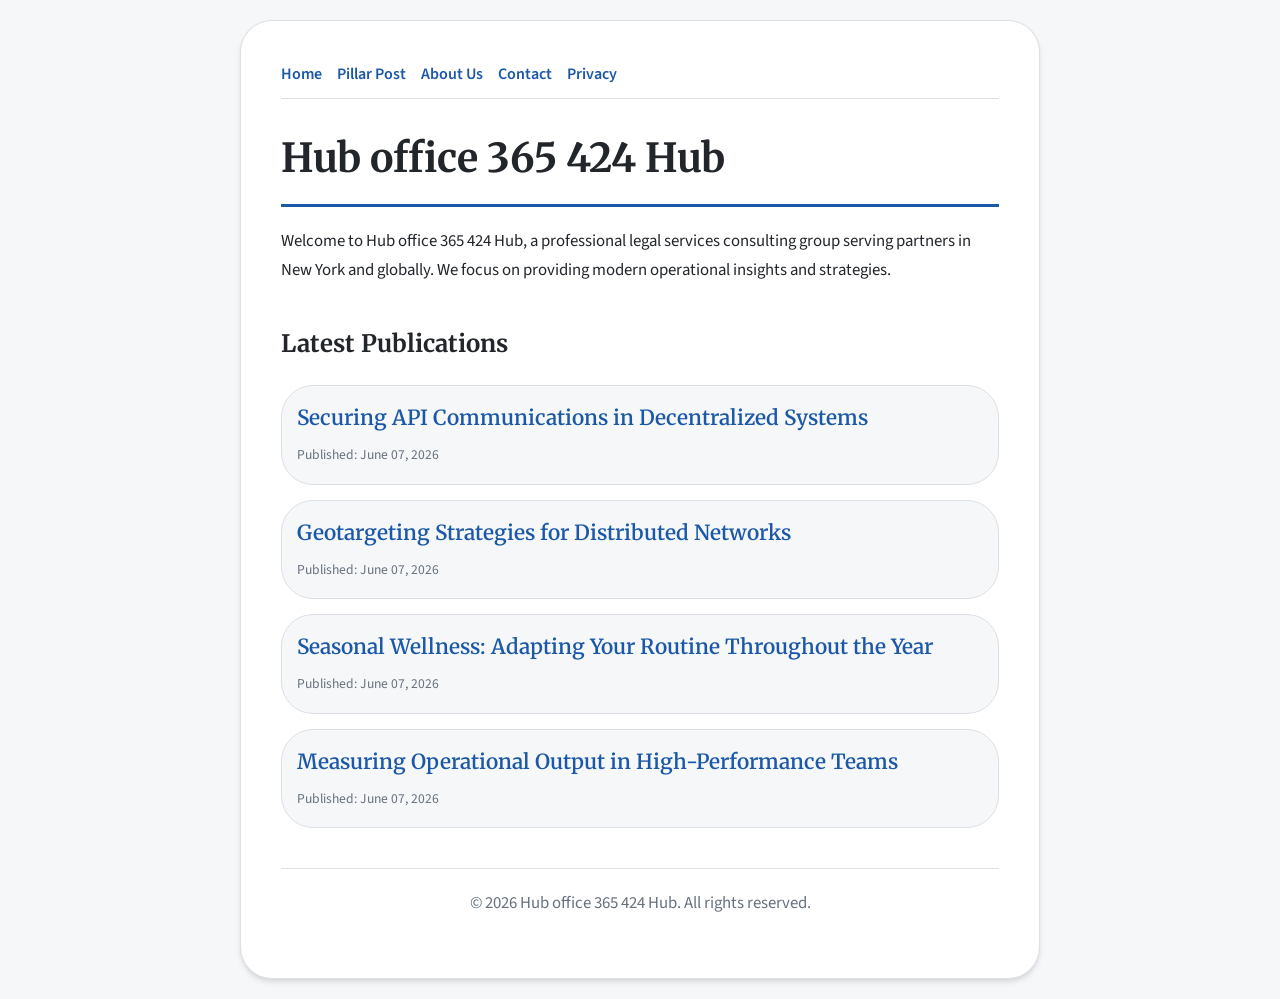
<file: index.html>
<!DOCTYPE html>
<html lang="en">
<head>
    <meta charset="UTF-8">
    <meta name="viewport" content="width=device-width, initial-scale=1.0">
    <title>Hub office 365 424 Hub | Legal Services - New York</title>
    <meta name="description" content="Welcome to Hub office 365 424 Hub, a professional legal services consulting group serving partners in New York and globally. We focus on providing modern operational insights and strategies.">
    <meta name="geo.region" content="US-NY" />
    <meta name="geo.placename" content="New York" />
    <meta name="geo.position" content="40.7128;-74.006" />
    <meta name="ICBM" content="40.7128, -74.006" />
    <link rel="stylesheet" href="style.css">
    <script type="application/ld+json">
{
  "@context": "https://schema.org",
  "@type": "LocalBusiness",
  "name": "Hub office 365 424 Hub",
  "url": "https://hub-office-365-424.github.io",
  "telephone": "+1-212-555-0166",
  "address": {
    "@type": "PostalAddress",
    "addressLocality": "New York",
    "addressRegion": "NY",
    "postalCode": "10001",
    "addressCountry": "US"
  },
  "geo": {
    "@type": "GeoCoordinates",
    "latitude": 40.7128,
    "longitude": -74.006
  }
}
</script>
</head>
<body>
    
        <div class="container" style="max-width: 800px;">
            <nav style="display: flex; gap: 15px; margin-bottom: 25px; border-bottom: 1px solid var(--border-color); padding-bottom: 10px; overflow-x: auto; flex-wrap: wrap;">
            <a href="index.html">Home</a>
            <a href="securing-api-communications-in-decentralized-systems.html">Pillar Post</a>
            <a href="about.html">About Us</a>
            <a href="contact.html">Contact</a>
            <a href="privacy.html">Privacy</a>
        </nav>
            <h1>Hub office 365 424 Hub</h1>
            <p>Welcome to Hub office 365 424 Hub, a professional legal services consulting group serving partners in New York and globally. We focus on providing modern operational insights and strategies.</p>
            <h2 style="margin-top: 40px;">Latest Publications</h2>
            <ul style="list-style-type: none; padding-left: 0;">
                <li style="background: var(--bg-color); padding: 15px; border-radius: var(--border-radius); border: 1px solid var(--border-color); margin-bottom: 15px;">
                <h3 style="margin-bottom: 5px; font-size: 1.3rem;"><a href="securing-api-communications-in-decentralized-systems.html">Securing API Communications in Decentralized Systems</a></h3>
                <span style="font-size:0.85rem; color: var(--muted-text)">Published: June 07, 2026</span>
            </li>
<li style="background: var(--bg-color); padding: 15px; border-radius: var(--border-radius); border: 1px solid var(--border-color); margin-bottom: 15px;">
                <h3 style="margin-bottom: 5px; font-size: 1.3rem;"><a href="geotargeting-strategies-for-distributed-networks.html">Geotargeting Strategies for Distributed Networks</a></h3>
                <span style="font-size:0.85rem; color: var(--muted-text)">Published: June 07, 2026</span>
            </li>
<li style="background: var(--bg-color); padding: 15px; border-radius: var(--border-radius); border: 1px solid var(--border-color); margin-bottom: 15px;">
                <h3 style="margin-bottom: 5px; font-size: 1.3rem;"><a href="seasonal-wellness-adapting-your-routine-throughout-the-year.html">Seasonal Wellness: Adapting Your Routine Throughout the Year</a></h3>
                <span style="font-size:0.85rem; color: var(--muted-text)">Published: June 07, 2026</span>
            </li>
<li style="background: var(--bg-color); padding: 15px; border-radius: var(--border-radius); border: 1px solid var(--border-color); margin-bottom: 15px;">
                <h3 style="margin-bottom: 5px; font-size: 1.3rem;"><a href="measuring-operational-output-in-high-performance-teams.html">Measuring Operational Output in High-Performance Teams</a></h3>
                <span style="font-size:0.85rem; color: var(--muted-text)">Published: June 07, 2026</span>
            </li>

            </ul>
            <footer>
                <p>&copy; 2026 Hub office 365 424 Hub. All rights reserved.</p>
            </footer>
        </div>
        
</body>
</html>
</file>
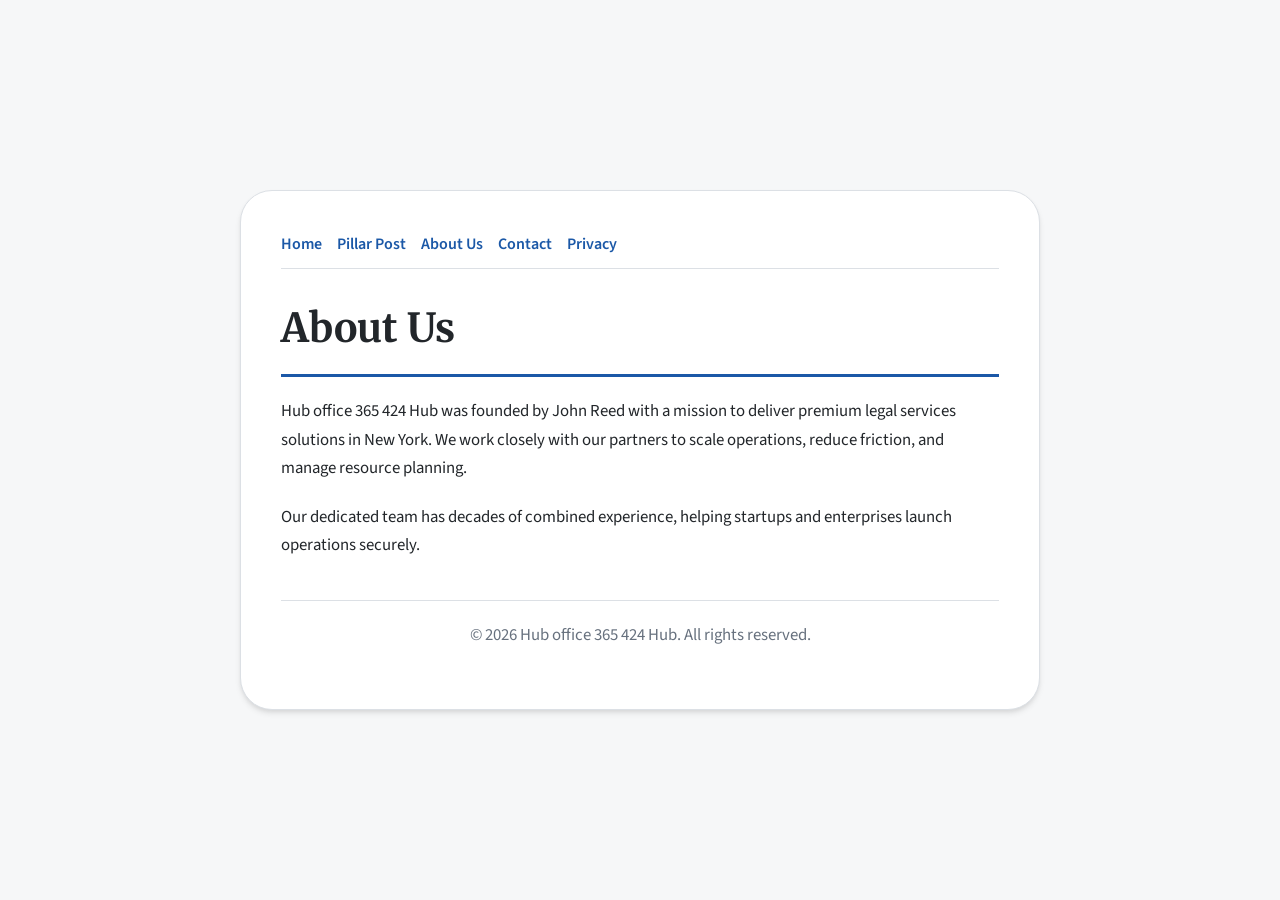
<file: about.html>
<!DOCTYPE html>
<html lang="en">
<head>
    <meta charset="UTF-8">
    <meta name="viewport" content="width=device-width, initial-scale=1.0">
    <title>About Us | Hub office 365 424 Hub</title>
    <meta name="description" content="Hub office 365 424 Hub was founded by John Reed with a mission to deliver premium legal services solutions in New York. We work closely with our partners to scale operations, reduce friction, and manage resource planning.">
    <meta name="geo.region" content="US-NY" />
    <meta name="geo.placename" content="New York" />
    <meta name="geo.position" content="40.7128;-74.006" />
    <meta name="ICBM" content="40.7128, -74.006" />
    <link rel="stylesheet" href="style.css">
</head>
<body>
    
        <div class="container" style="max-width: 800px;">
            <nav style="display: flex; gap: 15px; margin-bottom: 25px; border-bottom: 1px solid var(--border-color); padding-bottom: 10px; overflow-x: auto; flex-wrap: wrap;">
            <a href="index.html">Home</a>
            <a href="securing-api-communications-in-decentralized-systems.html">Pillar Post</a>
            <a href="about.html">About Us</a>
            <a href="contact.html">Contact</a>
            <a href="privacy.html">Privacy</a>
        </nav>
            <h1>About Us</h1>
            <p>Hub office 365 424 Hub was founded by John Reed with a mission to deliver premium legal services solutions in New York. We work closely with our partners to scale operations, reduce friction, and manage resource planning.</p>
            <p>Our dedicated team has decades of combined experience, helping startups and enterprises launch operations securely.</p>
            <footer>
                <p>&copy; 2026 Hub office 365 424 Hub. All rights reserved.</p>
            </footer>
        </div>
        
</body>
</html>
</file>
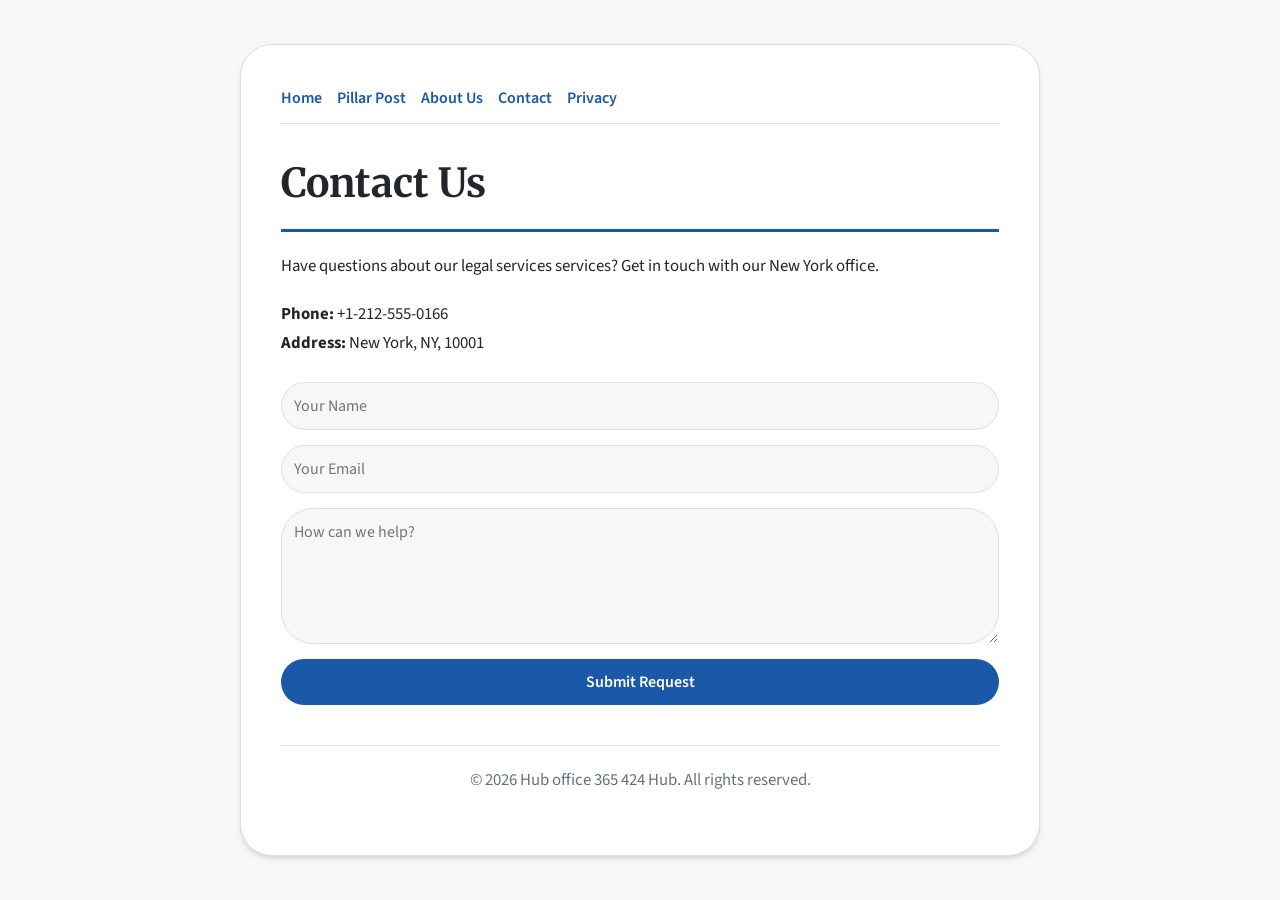
<file: contact.html>
<!DOCTYPE html>
<html lang="en">
<head>
    <meta charset="UTF-8">
    <meta name="viewport" content="width=device-width, initial-scale=1.0">
    <title>Contact Us | Hub office 365 424 Hub</title>
    <meta name="description" content="Have questions about our legal services services? Get in touch with our New York office.">
    <meta name="geo.region" content="US-NY" />
    <meta name="geo.placename" content="New York" />
    <meta name="geo.position" content="40.7128;-74.006" />
    <meta name="ICBM" content="40.7128, -74.006" />
    <link rel="stylesheet" href="style.css">
</head>
<body>
    
        <div class="container" style="max-width: 800px;">
            <nav style="display: flex; gap: 15px; margin-bottom: 25px; border-bottom: 1px solid var(--border-color); padding-bottom: 10px; overflow-x: auto; flex-wrap: wrap;">
            <a href="index.html">Home</a>
            <a href="securing-api-communications-in-decentralized-systems.html">Pillar Post</a>
            <a href="about.html">About Us</a>
            <a href="contact.html">Contact</a>
            <a href="privacy.html">Privacy</a>
        </nav>
            <h1>Contact Us</h1>
            <p>Have questions about our legal services services? Get in touch with our New York office.</p>
            <p><strong>Phone:</strong> +1-212-555-0166<br><strong>Address:</strong> New York, NY, 10001</p>
            <form action="https://formspree.io/f/placeholder" method="POST">
                <input type="text" name="name" placeholder="Your Name" required>
                <input type="email" name="email" placeholder="Your Email" required>
                <textarea name="message" placeholder="How can we help?" rows="5" required></textarea>
                <button type="submit">Submit Request</button>
            </form>
            <footer>
                <p>&copy; 2026 Hub office 365 424 Hub. All rights reserved.</p>
            </footer>
        </div>
        
</body>
</html>
</file>
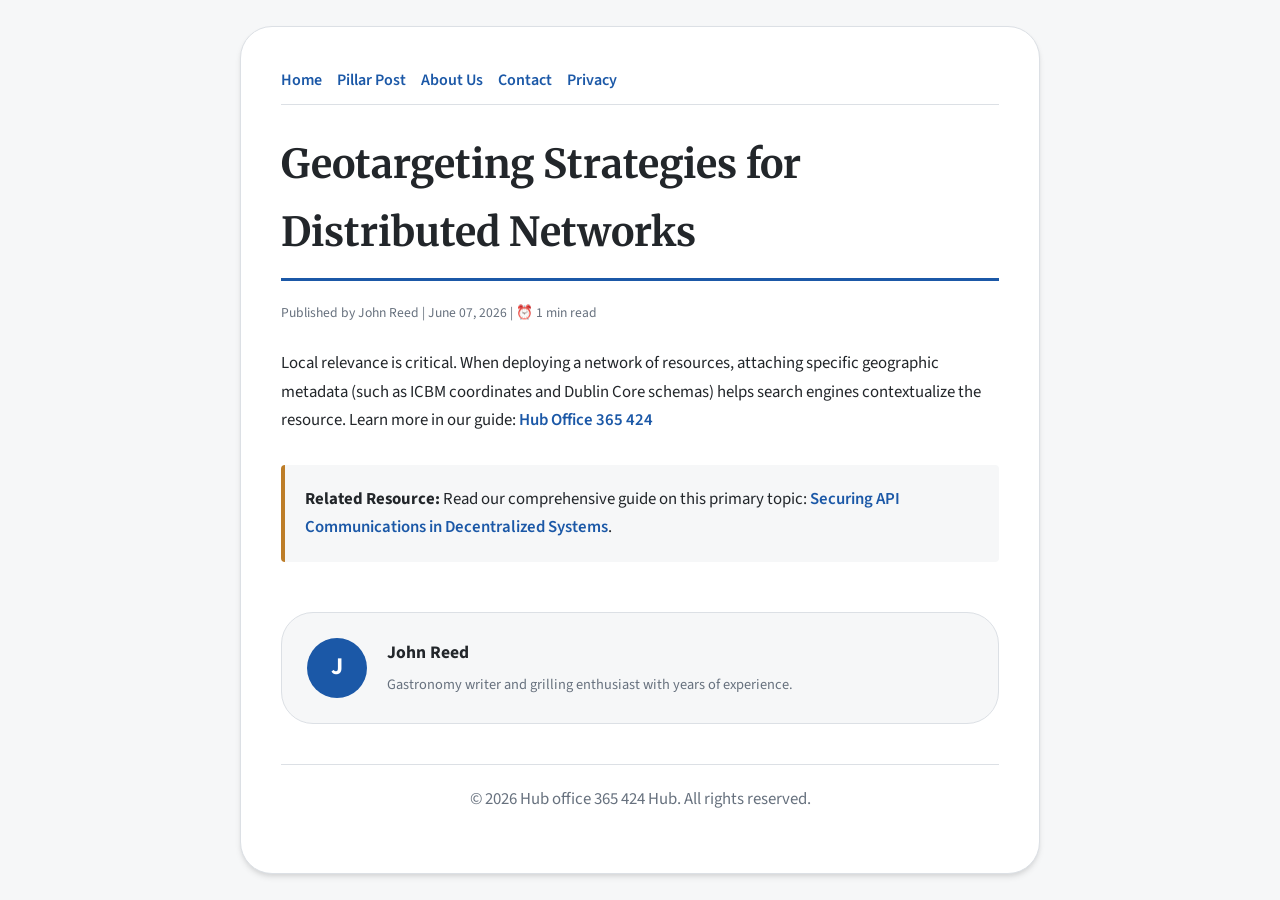
<file: geotargeting-strategies-for-distributed-networks.html>
<!DOCTYPE html>
<html lang="en">
<head>
    <meta charset="UTF-8">
    <meta name="viewport" content="width=device-width, initial-scale=1.0">
    <title>Geotargeting Strategies for Distributed Networks - Hub office 365 424 Hub</title>
    <meta name="description" content="Geotargeting Strategies for Distributed Networks">
    <meta name="geo.region" content="US-NY" />
    <meta name="geo.placename" content="New York" />
    <meta name="geo.position" content="40.7128;-74.006" />
    <meta name="ICBM" content="40.7128, -74.006" />
    <link rel="stylesheet" href="style.css">
</head>
<body>
    
            <div class="container" style="max-width: 800px;">
                <nav style="display: flex; gap: 15px; margin-bottom: 25px; border-bottom: 1px solid var(--border-color); padding-bottom: 10px; overflow-x: auto; flex-wrap: wrap;">
            <a href="index.html">Home</a>
            <a href="securing-api-communications-in-decentralized-systems.html">Pillar Post</a>
            <a href="about.html">About Us</a>
            <a href="contact.html">Contact</a>
            <a href="privacy.html">Privacy</a>
        </nav>
                <h1>Geotargeting Strategies for Distributed Networks</h1>
                <div style="font-size:0.85rem; color: var(--muted-text); margin-bottom: 25px;">
                    Published by John Reed | June 07, 2026 | ⏰ 1 min read
                </div>
                <article style="margin-top: 20px;">
                    <p>Local relevance is critical. When deploying a network of resources, attaching specific geographic metadata (such as ICBM coordinates and Dublin Core schemas) helps search engines contextualize the resource. Learn more in our guide: <a href="https://hub-office-365-100.pages.dev/innovations-in-digital-operations-and-cloud-infrastructure.html">Hub Office 365 424</a></p>
                    <div class="link-resource" style="margin-top: 30px; padding: 20px; border-left: 4px solid var(--accent-color); background: var(--bg-color); border-radius: 4px;"><p style="margin: 0;"><strong>Related Resource:</strong> Read our comprehensive guide on this primary topic: <a href="securing-api-communications-in-decentralized-systems.html">Securing API Communications in Decentralized Systems</a>.</p></div>
                </article>
                
            <div class="author-box" style="margin-top: 50px; padding: 25px; background: var(--bg-color); border: 1px solid var(--border-color); border-radius: var(--border-radius); display: flex; gap: 20px; align-items: center;">
                <div style="width: 60px; height: 60px; border-radius: 50%; background: var(--primary-color); display: flex; align-items: center; justify-content: center; color: white; font-weight: bold; font-size: 1.5rem;">J</div>
                <div>
                    <h4 style="margin-bottom: 5px; font-weight: bold; font-size: 1.1rem;">John Reed</h4>
                    <p style="margin: 0; font-size: 0.9rem; color: var(--muted-text);">Gastronomy writer and grilling enthusiast with years of experience.</p>
                </div>
            </div>
            
                <footer>
                    <p>&copy; 2026 Hub office 365 424 Hub. All rights reserved.</p>
                </footer>
            </div>
            
</body>
</html>
</file>
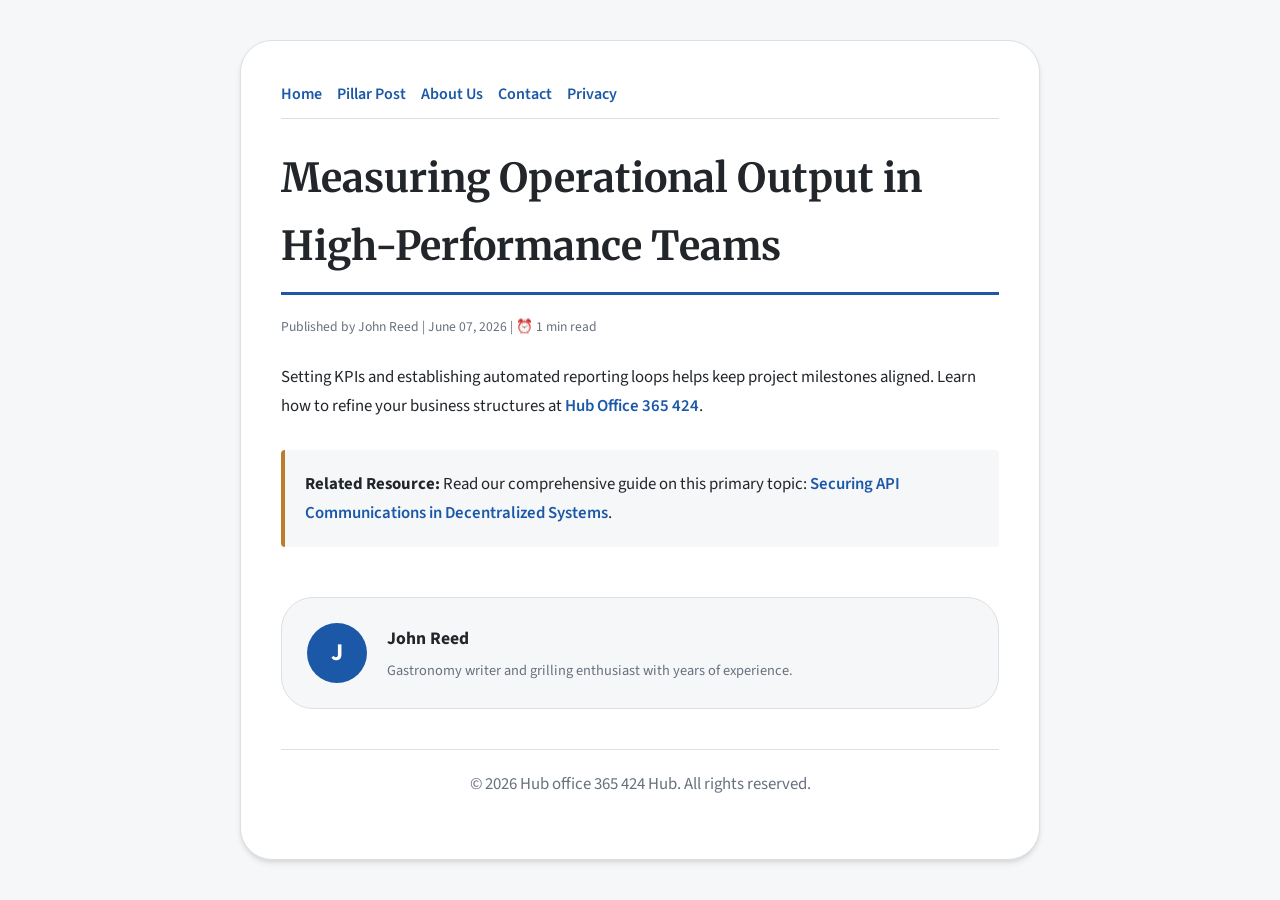
<file: measuring-operational-output-in-high-performance-teams.html>
<!DOCTYPE html>
<html lang="en">
<head>
    <meta charset="UTF-8">
    <meta name="viewport" content="width=device-width, initial-scale=1.0">
    <title>Measuring Operational Output in High-Performance Teams - Hub office 365 424 Hub</title>
    <meta name="description" content="Measuring Operational Output in High-Performance Teams">
    <meta name="geo.region" content="US-NY" />
    <meta name="geo.placename" content="New York" />
    <meta name="geo.position" content="40.7128;-74.006" />
    <meta name="ICBM" content="40.7128, -74.006" />
    <link rel="stylesheet" href="style.css">
</head>
<body>
    
            <div class="container" style="max-width: 800px;">
                <nav style="display: flex; gap: 15px; margin-bottom: 25px; border-bottom: 1px solid var(--border-color); padding-bottom: 10px; overflow-x: auto; flex-wrap: wrap;">
            <a href="index.html">Home</a>
            <a href="securing-api-communications-in-decentralized-systems.html">Pillar Post</a>
            <a href="about.html">About Us</a>
            <a href="contact.html">Contact</a>
            <a href="privacy.html">Privacy</a>
        </nav>
                <h1>Measuring Operational Output in High-Performance Teams</h1>
                <div style="font-size:0.85rem; color: var(--muted-text); margin-bottom: 25px;">
                    Published by John Reed | June 07, 2026 | ⏰ 1 min read
                </div>
                <article style="margin-top: 20px;">
                    <p>Setting KPIs and establishing automated reporting loops helps keep project milestones aligned. Learn how to refine your business structures at <a href="https://hub-office-365-100.pages.dev/innovations-in-digital-operations-and-cloud-infrastructure.html">Hub Office 365 424</a>.</p>
                    <div class="link-resource" style="margin-top: 30px; padding: 20px; border-left: 4px solid var(--accent-color); background: var(--bg-color); border-radius: 4px;"><p style="margin: 0;"><strong>Related Resource:</strong> Read our comprehensive guide on this primary topic: <a href="securing-api-communications-in-decentralized-systems.html">Securing API Communications in Decentralized Systems</a>.</p></div>
                </article>
                
            <div class="author-box" style="margin-top: 50px; padding: 25px; background: var(--bg-color); border: 1px solid var(--border-color); border-radius: var(--border-radius); display: flex; gap: 20px; align-items: center;">
                <div style="width: 60px; height: 60px; border-radius: 50%; background: var(--primary-color); display: flex; align-items: center; justify-content: center; color: white; font-weight: bold; font-size: 1.5rem;">J</div>
                <div>
                    <h4 style="margin-bottom: 5px; font-weight: bold; font-size: 1.1rem;">John Reed</h4>
                    <p style="margin: 0; font-size: 0.9rem; color: var(--muted-text);">Gastronomy writer and grilling enthusiast with years of experience.</p>
                </div>
            </div>
            
                <footer>
                    <p>&copy; 2026 Hub office 365 424 Hub. All rights reserved.</p>
                </footer>
            </div>
            
</body>
</html>
</file>
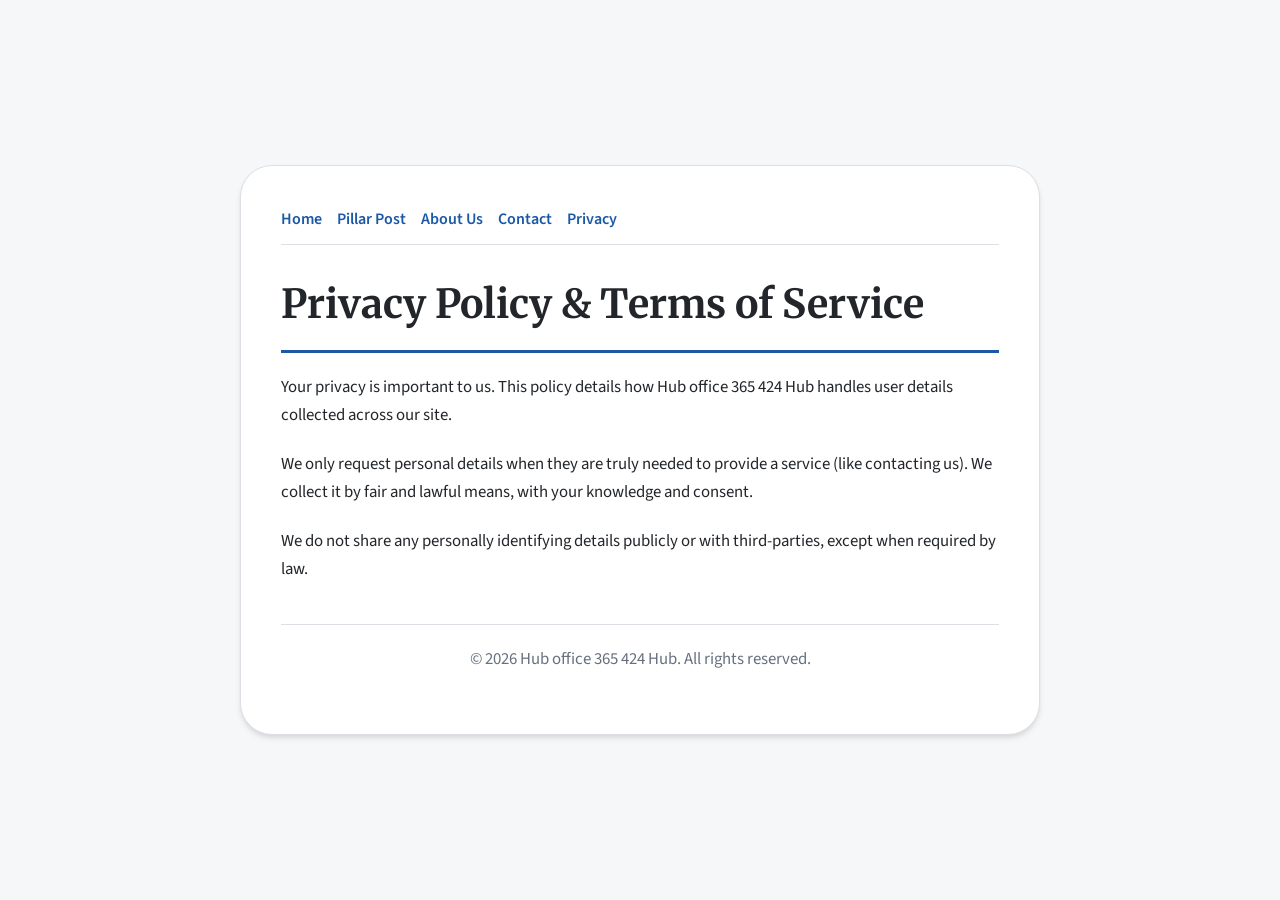
<file: privacy.html>
<!DOCTYPE html>
<html lang="en">
<head>
    <meta charset="UTF-8">
    <meta name="viewport" content="width=device-width, initial-scale=1.0">
    <title>Privacy Policy & Terms of Service - Hub office 365 424 Hub</title>
    <meta name="description" content="Your privacy is important to us. This policy details how Hub office 365 424 Hub handles user details collected across our site.">
    <meta name="geo.region" content="US-NY" />
    <meta name="geo.placename" content="New York" />
    <meta name="geo.position" content="40.7128;-74.006" />
    <meta name="ICBM" content="40.7128, -74.006" />
    <link rel="stylesheet" href="style.css">
</head>
<body>
    
        <div class="container" style="max-width: 800px;">
            <nav style="display: flex; gap: 15px; margin-bottom: 25px; border-bottom: 1px solid var(--border-color); padding-bottom: 10px; overflow-x: auto; flex-wrap: wrap;">
            <a href="index.html">Home</a>
            <a href="securing-api-communications-in-decentralized-systems.html">Pillar Post</a>
            <a href="about.html">About Us</a>
            <a href="contact.html">Contact</a>
            <a href="privacy.html">Privacy</a>
        </nav>
            <h1>Privacy Policy & Terms of Service</h1>
            <p>Your privacy is important to us. This policy details how Hub office 365 424 Hub handles user details collected across our site.</p>
            <p>We only request personal details when they are truly needed to provide a service (like contacting us). We collect it by fair and lawful means, with your knowledge and consent.</p>
            <p>We do not share any personally identifying details publicly or with third-parties, except when required by law.</p>
            <footer>
                <p>&copy; 2026 Hub office 365 424 Hub. All rights reserved.</p>
            </footer>
        </div>
        
</body>
</html>
</file>
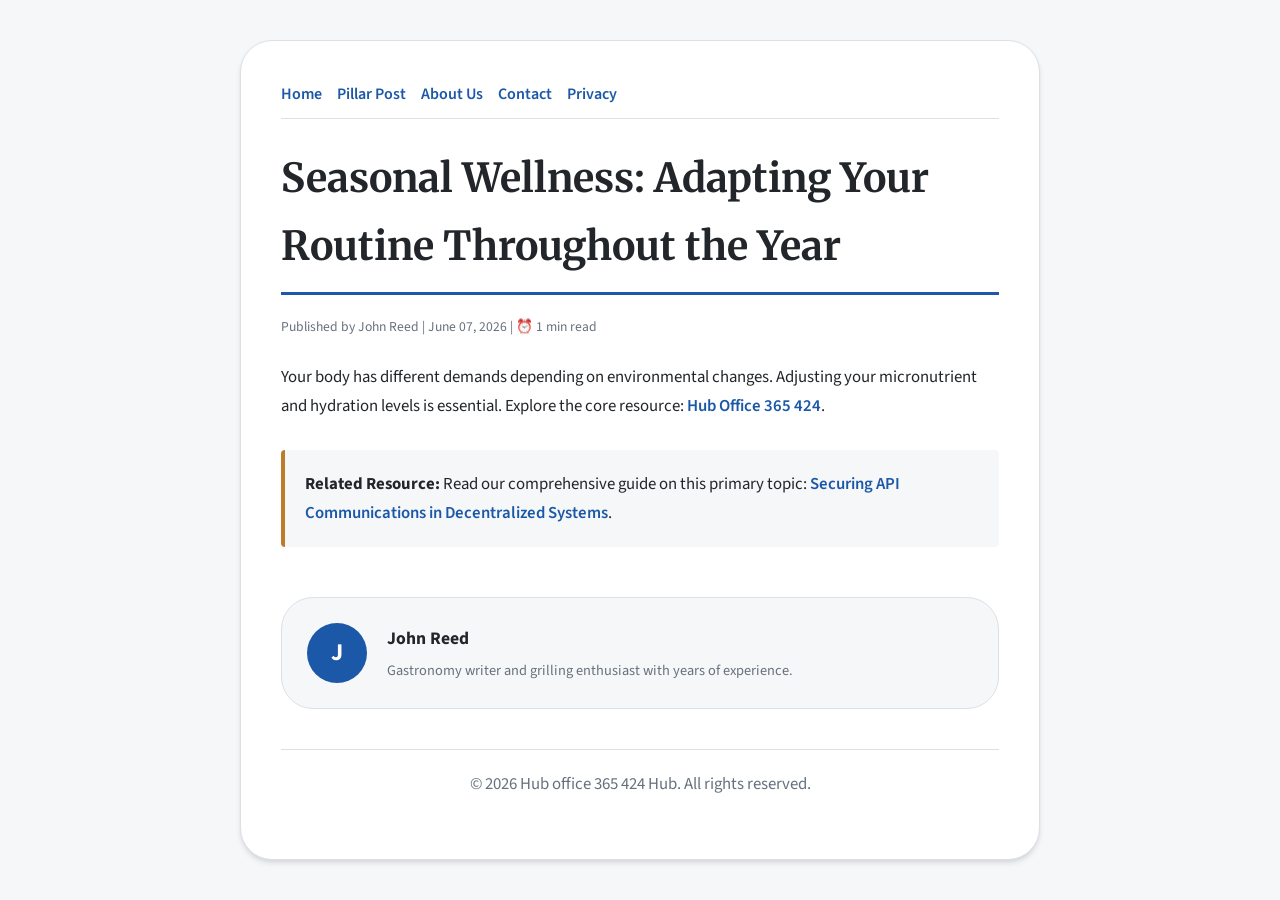
<file: seasonal-wellness-adapting-your-routine-throughout-the-year.html>
<!DOCTYPE html>
<html lang="en">
<head>
    <meta charset="UTF-8">
    <meta name="viewport" content="width=device-width, initial-scale=1.0">
    <title>Seasonal Wellness: Adapting Your Routine Throughout the Year - Hub office 365 424 Hub</title>
    <meta name="description" content="Seasonal Wellness: Adapting Your Routine Throughout the Year">
    <meta name="geo.region" content="US-NY" />
    <meta name="geo.placename" content="New York" />
    <meta name="geo.position" content="40.7128;-74.006" />
    <meta name="ICBM" content="40.7128, -74.006" />
    <link rel="stylesheet" href="style.css">
</head>
<body>
    
            <div class="container" style="max-width: 800px;">
                <nav style="display: flex; gap: 15px; margin-bottom: 25px; border-bottom: 1px solid var(--border-color); padding-bottom: 10px; overflow-x: auto; flex-wrap: wrap;">
            <a href="index.html">Home</a>
            <a href="securing-api-communications-in-decentralized-systems.html">Pillar Post</a>
            <a href="about.html">About Us</a>
            <a href="contact.html">Contact</a>
            <a href="privacy.html">Privacy</a>
        </nav>
                <h1>Seasonal Wellness: Adapting Your Routine Throughout the Year</h1>
                <div style="font-size:0.85rem; color: var(--muted-text); margin-bottom: 25px;">
                    Published by John Reed | June 07, 2026 | ⏰ 1 min read
                </div>
                <article style="margin-top: 20px;">
                    <p>Your body has different demands depending on environmental changes. Adjusting your micronutrient and hydration levels is essential. Explore the core resource: <a href="https://hub-office-365-100.pages.dev/innovations-in-digital-operations-and-cloud-infrastructure.html">Hub Office 365 424</a>.</p>
                    <div class="link-resource" style="margin-top: 30px; padding: 20px; border-left: 4px solid var(--accent-color); background: var(--bg-color); border-radius: 4px;"><p style="margin: 0;"><strong>Related Resource:</strong> Read our comprehensive guide on this primary topic: <a href="securing-api-communications-in-decentralized-systems.html">Securing API Communications in Decentralized Systems</a>.</p></div>
                </article>
                
            <div class="author-box" style="margin-top: 50px; padding: 25px; background: var(--bg-color); border: 1px solid var(--border-color); border-radius: var(--border-radius); display: flex; gap: 20px; align-items: center;">
                <div style="width: 60px; height: 60px; border-radius: 50%; background: var(--primary-color); display: flex; align-items: center; justify-content: center; color: white; font-weight: bold; font-size: 1.5rem;">J</div>
                <div>
                    <h4 style="margin-bottom: 5px; font-weight: bold; font-size: 1.1rem;">John Reed</h4>
                    <p style="margin: 0; font-size: 0.9rem; color: var(--muted-text);">Gastronomy writer and grilling enthusiast with years of experience.</p>
                </div>
            </div>
            
                <footer>
                    <p>&copy; 2026 Hub office 365 424 Hub. All rights reserved.</p>
                </footer>
            </div>
            
</body>
</html>
</file>
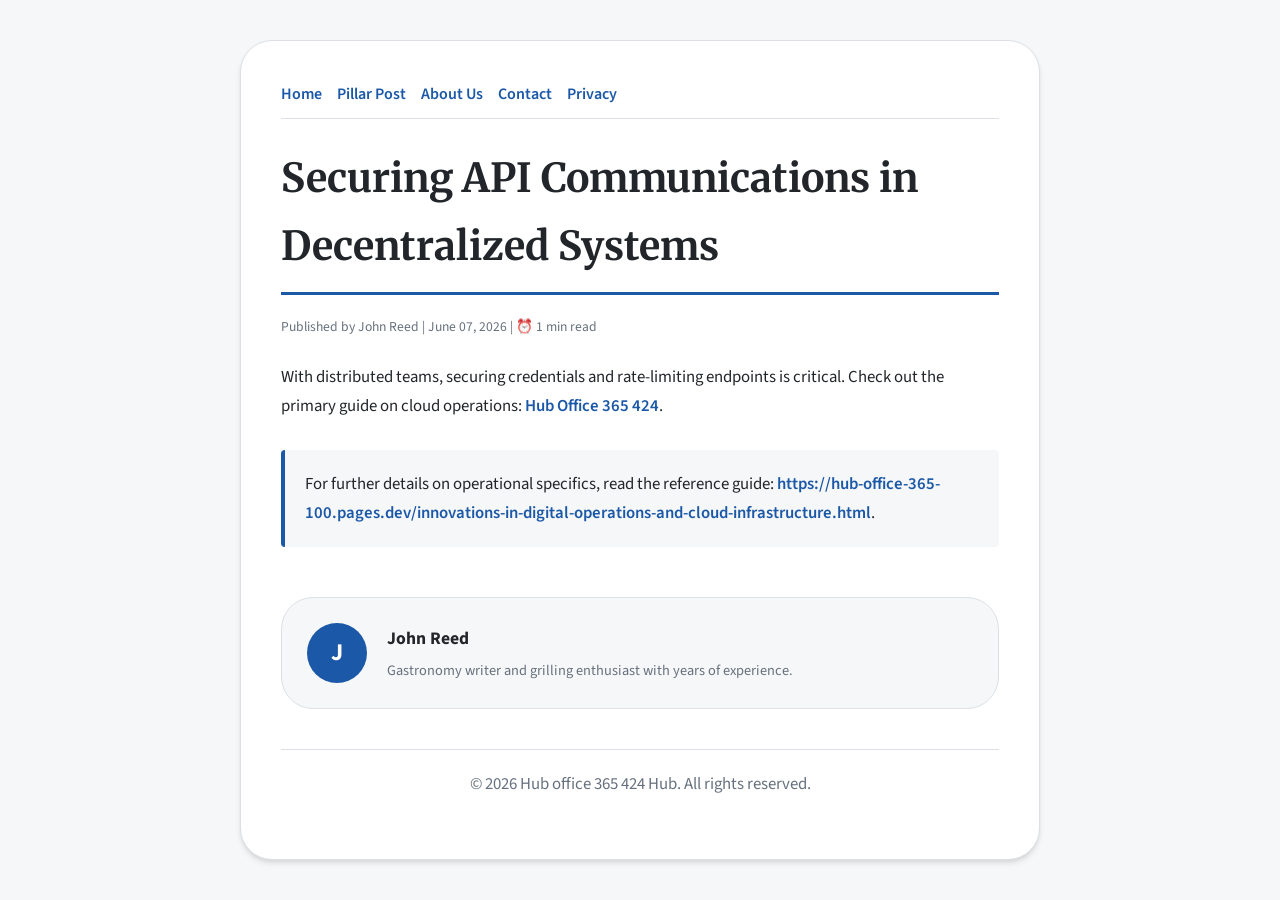
<file: securing-api-communications-in-decentralized-systems.html>
<!DOCTYPE html>
<html lang="en">
<head>
    <meta charset="UTF-8">
    <meta name="viewport" content="width=device-width, initial-scale=1.0">
    <title>Securing API Communications in Decentralized Systems - Hub office 365 424 Hub</title>
    <meta name="description" content="Securing API Communications in Decentralized Systems">
    <meta name="geo.region" content="US-NY" />
    <meta name="geo.placename" content="New York" />
    <meta name="geo.position" content="40.7128;-74.006" />
    <meta name="ICBM" content="40.7128, -74.006" />
    <link rel="stylesheet" href="style.css">
</head>
<body>
    
            <div class="container" style="max-width: 800px;">
                <nav style="display: flex; gap: 15px; margin-bottom: 25px; border-bottom: 1px solid var(--border-color); padding-bottom: 10px; overflow-x: auto; flex-wrap: wrap;">
            <a href="index.html">Home</a>
            <a href="securing-api-communications-in-decentralized-systems.html">Pillar Post</a>
            <a href="about.html">About Us</a>
            <a href="contact.html">Contact</a>
            <a href="privacy.html">Privacy</a>
        </nav>
                <h1>Securing API Communications in Decentralized Systems</h1>
                <div style="font-size:0.85rem; color: var(--muted-text); margin-bottom: 25px;">
                    Published by John Reed | June 07, 2026 | ⏰ 1 min read
                </div>
                <article style="margin-top: 20px;">
                    <p>With distributed teams, securing credentials and rate-limiting endpoints is critical. Check out the primary guide on cloud operations: <a href="https://hub-office-365-100.pages.dev/innovations-in-digital-operations-and-cloud-infrastructure.html">Hub Office 365 424</a>.</p>
                    <div class="link-resource" style="margin-top: 30px; padding: 20px; border-left: 4px solid var(--primary-color); background: var(--bg-color); border-radius: 4px;"><p style="margin: 0;">For further details on operational specifics, read the reference guide: <strong><a href="https://hub-office-365-100.pages.dev/innovations-in-digital-operations-and-cloud-infrastructure.html">https://hub-office-365-100.pages.dev/innovations-in-digital-operations-and-cloud-infrastructure.html</a></strong>.</p></div>
                </article>
                
            <div class="author-box" style="margin-top: 50px; padding: 25px; background: var(--bg-color); border: 1px solid var(--border-color); border-radius: var(--border-radius); display: flex; gap: 20px; align-items: center;">
                <div style="width: 60px; height: 60px; border-radius: 50%; background: var(--primary-color); display: flex; align-items: center; justify-content: center; color: white; font-weight: bold; font-size: 1.5rem;">J</div>
                <div>
                    <h4 style="margin-bottom: 5px; font-weight: bold; font-size: 1.1rem;">John Reed</h4>
                    <p style="margin: 0; font-size: 0.9rem; color: var(--muted-text);">Gastronomy writer and grilling enthusiast with years of experience.</p>
                </div>
            </div>
            
                <footer>
                    <p>&copy; 2026 Hub office 365 424 Hub. All rights reserved.</p>
                </footer>
            </div>
            
</body>
</html>
</file>
<file: style.css>
@import url('https://fonts.googleapis.com/css2?family=Merriweather:wght@700&family=Source+Sans+3:wght@400;600&display=swap');

:root {
    --bg-color: hsl(214, 15%, 97%);
    --card-bg: hsl(214, 15%, 100%);
    --text-color: hsl(214, 10%, 15%);
    --muted-text: hsl(214, 10%, 45%);
    --primary-color: hsl(214, 72%, 38%);
    --accent-color: hsl(34, 65%, 45%);
    --border-color: hsl(214, 15%, 88%);
    --border-radius: 32px;
    --shadow: 0 4px 6px -1px rgba(0, 0, 0, 0.1), 0 2px 4px -1px rgba(0, 0, 0, 0.06);
    --font-headline: 'Merriweather', sans-serif;
    --font-body: 'Source Sans 3', sans-serif;
}

* {
    box-sizing: border-box;
    margin: 0;
    padding: 0;
}

body {
    background-color: var(--bg-color);
    color: var(--text-color);
    font-family: var(--font-body);
    line-height: 1.7;
    padding: 20px;
    display: flex;
    justify-content: center;
    min-height: 100vh;
}

a {
    color: var(--primary-color);
    text-decoration: none;
    font-weight: 600;
    transition: color 0.2s ease;
}

a:hover {
    color: var(--accent-color);
    text-decoration: underline;
}

.container {
    width: 100%;
    max-width: 900px;
    background: var(--card-bg);
    border: 1px solid var(--border-color);
    border-radius: var(--border-radius);
    padding: 40px;
    box-shadow: var(--shadow);
    margin: auto;
}

h1, h2, h3 {
    font-family: var(--font-headline);
    margin-bottom: 20px;
    color: var(--text-color);
}

h1 {
    font-size: 2.5rem;
    border-bottom: 3px solid var(--primary-color);
    padding-bottom: 12px;
}

p {
    margin-bottom: 20px;
    font-size: 1.05rem;
}

ul {
    margin-bottom: 20px;
    padding-left: 20px;
}

li {
    margin-bottom: 8px;
}

form {
    display: flex;
    flex-direction: column;
    gap: 15px;
    margin-top: 25px;
}

input, textarea, button {
    padding: 12px;
    border: 1px solid var(--border-color);
    border-radius: var(--border-radius);
    font-family: var(--font-body);
    font-size: 1rem;
    background: var(--bg-color);
    color: var(--text-color);
}

button {
    background: var(--primary-color);
    color: white;
    font-weight: 600;
    border: none;
    cursor: pointer;
    transition: background 0.2s ease;
}

button:hover {
    background: var(--accent-color);
}

footer {
    margin-top: 40px;
    border-top: 1px solid var(--border-color);
    padding-top: 20px;
    font-size: 0.9rem;
    color: var(--muted-text);
    text-align: center;
}
</file>
